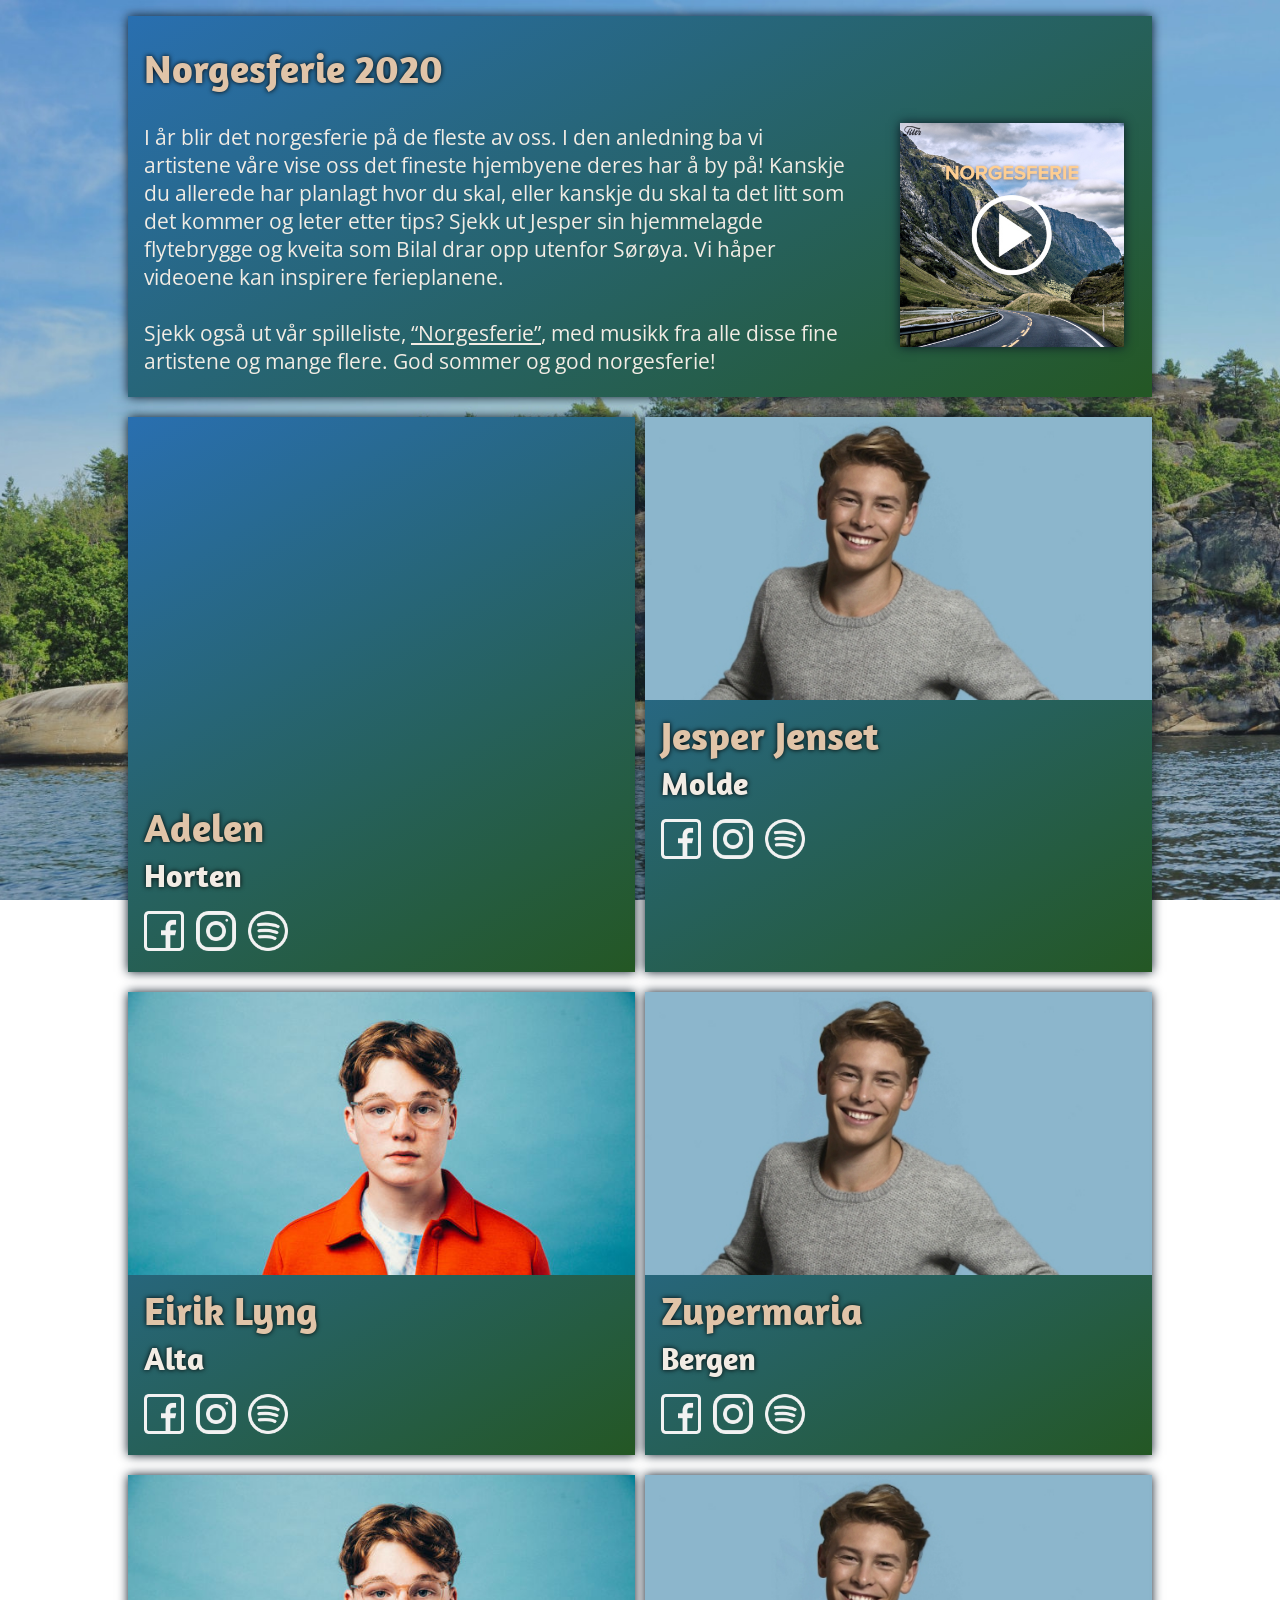
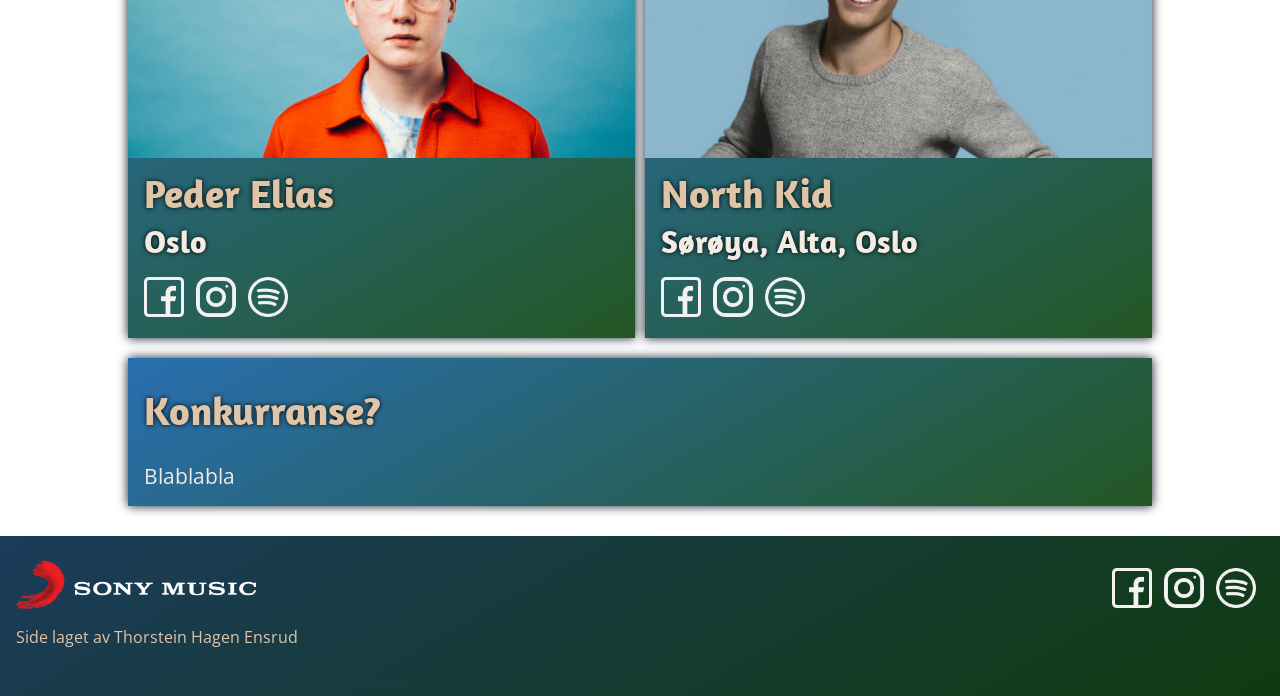
<file: index.html>
<!DOCTYPE html>
<html lang="en" dir="ltr">

<head>
  <meta charset="utf-8">
  <title>Norgesferie 2020</title>
  <link rel="stylesheet" href="styles.css" type="text/css">

  <!-- Fonts -->
  <link href="https://fonts.googleapis.com/css2?family=Amaranth:wght@700&display=swap" rel="stylesheet">
  <link href="https://fonts.googleapis.com/css2?family=Open+Sans:wght@300;400&display=swap" rel="stylesheet">

  <!-- Favicon -->
  <link rel="icon" href="images/favicon/camping.ico">
</head>

<body>
  <!--
  <header class="header">
    <img class="sony-music-logo" src="images/sony_music_logo.png" alt="Sony Music">
    <a href="https://open.spotify.com/playlist/7GN22DP5EvJWvV9i91FSW9?si=xJdNmOr2RgamQs9yui57GA"><img class="norgesferie-cover" src="images/Norgesferie_cover_Play.jpg" alt="Norgesferie Spotify"></a>
  </header>
  -->

  <main>
    <div class="main-container background-image">

      <div class="box-container grid-2-1-artists">

        <div class="box-description bg-g-blue-green box-shadow">
          <div class="text-container grid-2-1-description">
            <h1 id="description-title" class="title title">Norgesferie 2020</h1>
            <p class="text-normal">
              I år blir det norgesferie på de fleste av oss. I den anledning ba vi artistene våre vise oss det fineste hjembyene deres har å by på! Kanskje du allerede har planlagt hvor du skal, eller kanskje du skal ta det litt som det kommer og leter etter tips? Sjekk ut Jesper sin hjemmelagde flytebrygge og kveita som Bilal drar opp utenfor Sørøya. Vi håper videoene kan inspirere ferieplanene.
            <br>
            <br>
              Sjekk også ut vår spilleliste, <a href="https://open.spotify.com/playlist/7GN22DP5EvJWvV9i91FSW9?si=xJdNmOr2RgamQs9yui57GA" target="_blank">“Norgesferie”</a>, med musikk fra alle disse fine artistene og mange flere.
              God sommer og god norgesferie!
            </p>
            <a href="https://open.spotify.com/playlist/7GN22DP5EvJWvV9i91FSW9?si=xJdNmOr2RgamQs9yui57GA" target="_blank"><img class="norgesferie-cover margin-bottom box-shadow" src="images/Norgesferie_cover_Play.jpg" alt="Norgesferie Spotify"></a>
          </div>
        </div>

        <div class="bg-g-blue-green box-shadow">
          <div class="auto-resizable-iframe">
            <div>
              <iframe frameborder="0" allowfullscreen="" src="https://www.youtube.com/embed/u9qDURaDPTY" frameborder="0" allow="accelerometer; autoplay; encrypted-media; gyroscope; picture-in-picture" allowfullscreen></iframe>
            </div>
          </div>
          <!-- <img class="box-artist-image" src="images/eirik_lyng_h335.jpg" alt="Eirik Lyng"> -->
          <div class="text-container">
            <h1 class="box-artist-name title">Adelen</h1>
            <h2 class="box-artist-location title">Horten</h2>
            <a href="#" target="_blank"><img class="social-media-icon" src="images/social_media/facebook_bw.png" alt="Facebook Icon"></a>
            <a href="#" target="_blank"><img class="social-media-icon" src="images/social_media/instagram_bw.png" alt="Instagram Icon"></a>
            <a href="#" target="_blank"><img class="social-media-icon" src="images/social_media/spotify_bw.png" alt="Spotify Icon"></a>
          </div>
        </div>

        <div class="box-artist bg-g-blue-green box-shadow">
          <img class="box-artist-image" src="images/jesper_jenset_h335.jpeg" alt="Jesper Jenset">
          <div class="text-container">
            <h1 class="box-artist-name title">Jesper Jenset</h1>
            <h2 class="box-artist-location title">Molde</h2>
            <a href="#" target="_blank"><img class="social-media-icon" src="images/social_media/facebook_bw.png" alt="Facebook Icon"></a>
            <a href="#" target="_blank"><img class="social-media-icon" src="images/social_media/instagram_bw.png" alt="Instagram Icon"></a>
            <a href="#" target="_blank"><img class="social-media-icon" src="images/social_media/spotify_bw.png" alt="Spotify Icon"></a>
          </div>
        </div>

        <div class="box-artist bg-g-blue-green box-shadow">
          <img class="box-artist-image" src="images/eirik_lyng_h335.jpg" alt="Eirik Lyng">
          <div class="text-container">
            <h1 class="box-artist-name title">Eirik Lyng</h1>
            <h2 class="box-artist-location title">Alta</h2>
            <a href="#" target="_blank"><img class="social-media-icon" src="images/social_media/facebook_bw.png" alt="Facebook Icon"></a>
            <a href="#" target="_blank"><img class="social-media-icon" src="images/social_media/instagram_bw.png" alt="Instagram Icon"></a>
            <a href="#" target="_blank"><img class="social-media-icon" src="images/social_media/spotify_bw.png" alt="Spotify Icon"></a>
          </div>
        </div>

        <div class="box-artist bg-g-blue-green box-shadow">
          <img class="box-artist-image" src="images/jesper_jenset_h335.jpeg" alt="Jesper Jenset">
          <div class="text-container">
            <h1 class="box-artist-name title">Zupermaria</h1>
            <h2 class="box-artist-location title">Bergen</h2>
            <a href="#" target="_blank"><img class="social-media-icon" src="images/social_media/facebook_bw.png" alt="Facebook Icon"></a>
            <a href="#" target="_blank"><img class="social-media-icon" src="images/social_media/instagram_bw.png" alt="Instagram Icon"></a>
            <a href="#" target="_blank"><img class="social-media-icon" src="images/social_media/spotify_bw.png" alt="Spotify Icon"></a>
          </div>
        </div>

        <div class="box-artist bg-g-blue-green box-shadow">
          <img class="box-artist-image" src="images/eirik_lyng_h335.jpg" alt="Eirik Lyng">
          <div class="text-container">
            <h1 class="box-artist-name title">Peder Elias</h1>
            <h2 class="box-artist-location title">Oslo</h2>
            <a href="#" target="_blank"><img class="social-media-icon" src="images/social_media/facebook_bw.png" alt="Facebook Icon"></a>
            <a href="#" target="_blank"><img class="social-media-icon" src="images/social_media/instagram_bw.png" alt="Instagram Icon"></a>
            <a href="#" target="_blank"><img class="social-media-icon" src="images/social_media/spotify_bw.png" alt="Spotify Icon"></a>
          </div>
        </div>

        <div class="box-artist bg-g-blue-green box-shadow">
          <img class="box-artist-image" src="images/jesper_jenset_h335.jpeg" alt="Jesper Jenset">
          <div class="text-container">
            <h1 class="box-artist-name title">North Kid</h1>
            <h2 class="box-artist-location title">Sørøya, Alta, Oslo</h2>
            <a href="#" target="_blank"><img class="social-media-icon" src="images/social_media/facebook_bw.png" alt="Facebook Icon"></a>
            <a href="#" target="_blank"><img class="social-media-icon" src="images/social_media/instagram_bw.png" alt="Instagram Icon"></a>
            <a href="#" target="_blank"><img class="social-media-icon" src="images/social_media/spotify_bw.png" alt="Spotify Icon"></a>
          </div>
        </div>

        <div class="box-description margin-bottom bg-g-blue-green box-shadow">
          <div class="text-container">
            <h1 class="title">Konkurranse?</h1>
            <p class="text-normal">Blablabla</p>
          </div>
        </div>

      </div>
    </div>
  </main>

  <footer class="footer">
    <img class="sony-music-logo" src="images/sony_music_logo_white.png" alt="Sony Music Logo">
    <div class="footer-icons">
      <a href="#" target="_blank"><img class="social-media-icon" src="images/social_media/facebook_bw.png" alt="Facebook Icon"></a>
      <a href="#" target="_blank"><img class="social-media-icon" src="images/social_media/instagram_bw.png" alt="Instagram Icon"></a>
      <a href="#" target="_blank"><img class="social-media-icon" src="images/social_media/spotify_bw.png" alt="Spotify Icon"></a>
    </div>
    <div class="text-container credits">
      <p>Side laget av Thorstein Hagen Ensrud</p>
    </div>
  </footer>
</body>

</html>
</file>
<file: styles.css>
body, html {
  color: #f2ece4;
  font-family: 'Open Sans', sans-serif;
  margin: 0;
  padding: 0;
  height: 100%;
}

a {
  color: #f2ece4;
  width: 0;
  z-index: 10;
}

p { margin: 0; }

#description-title { grid-column: 1/3; }

a:hover { text-shadow: 0 0 15px #ede1db; }

.margin-bottom { margin-bottom: 3rem; }

.social-media-icon {
  width: 2.5rem;
  margin: 0 0.5rem 1rem 0;
  filter: invert(95%);
}

.footer-icons {
  position: absolute;
  right: 1rem;
  top: 2rem;
}

.credits {
  position: absolute;
  bottom: 1rem;
  font-size: 1rem;
  color: #e0c4a8;
  margin-bottom: 2rem;
}

.bg-g-blue-green {
  background-color: #206220;
  background-image: linear-gradient(150deg, #296fb0, #245724);
}

.box-shadow { box-shadow: 0 0 10px #0c1926; }

.header {
  height: 11rem;
  position: relative;
}

.footer {
  background-color: #245724;
  background-image: linear-gradient(150deg, #1b3c5b, #103b10);
  height: 10rem;
  position: relative;
}

.sony-music-logo {
  position: absolute;
  left: 1rem;
  top: 1.5rem;
  width: 15rem;
}

.norgesferie-cover {
  width: 14rem;
}

.norgesferie-cover:hover {
  box-shadow: 0 0 15px #ede1db;
  cursor: pointer;
}

.main-container { overflow: auto; }

.text-normal {
  font-size: 1.3rem;
  padding: 0 0 1rem 0;
}

.grid-2-1-description {
  display: grid;
  grid-template-columns: 3fr 1fr;
  grid-template-rows: auto;
  grid-row-gap: 1%;
  grid-column-gap: 5%;
}

.grid-2-1-artists {
  display: grid;
  grid-template-columns: 1fr 1fr;
  grid-template-rows: auto;
  grid-row-gap: 1%;
  grid-column-gap: 1%;
}

.box-container {
  margin: 0 auto;
  padding: 1rem 1rem 4rem 1rem;
  width: 80%;
}

.auto-resizable-iframe {
  max-width: 100%;
  margin: 0px auto;
}

.auto-resizable-iframe > div {
  position: relative;
  padding-bottom: 75%;
  height: 0px;
}

.auto-resizable-iframe iframe {
  position: absolute;
  top: 0px;
  left: 0px;
  width: 100%;
  height: 100%;
}

.box-description { grid-column: 1/3; }

.box-artist-image { width: 100%; }

.text-container { padding: 0 1rem 0 1rem; }

.box-artist-name {
  line-height: 2.5rem;
  padding: 2% 0 0 0;
  margin: 0;
}

.title {
  color: #e0c4a8;
  font-size: 2.5rem;
  font-family: 'Amaranth', sans-serif;
  text-shadow: 0 0 5px black;
}

.box-artist-location {
  color: #f2ece4;
  font-size: 2rem;
  padding: 0.5rem 0 1rem 0;
  margin: 0;
}

.background-image {
  background-image: url(images/norway_summer1_edit.jpg);
  background-position: center center;
  background-repeat: no-repeat;
  background-attachment: fixed;
  background-size: cover;
  background-color: white;
  height: 100%;
}

/* Responsive */

@media only screen and (max-width: 1200px) {
  #description-title {
    grid-column: 1/2;
  }
  .grid-2-1-description {
    grid-template-columns: 1fr;
  }
  .margin-bottom {
    margin-bottom: 2rem;
  }
}

@media only screen and (max-width: 1000px) {
  .grid-2-1-artists {
    grid-template-columns: 1fr;
    grid-row-gap: 0.3%;
    width: 95%;
  }
  .norgesferie-cover {
    width: 25rem;
    margin-bottom: 3rem;
  }
  .box-description { grid-column: 1/2; }
}
</file>
